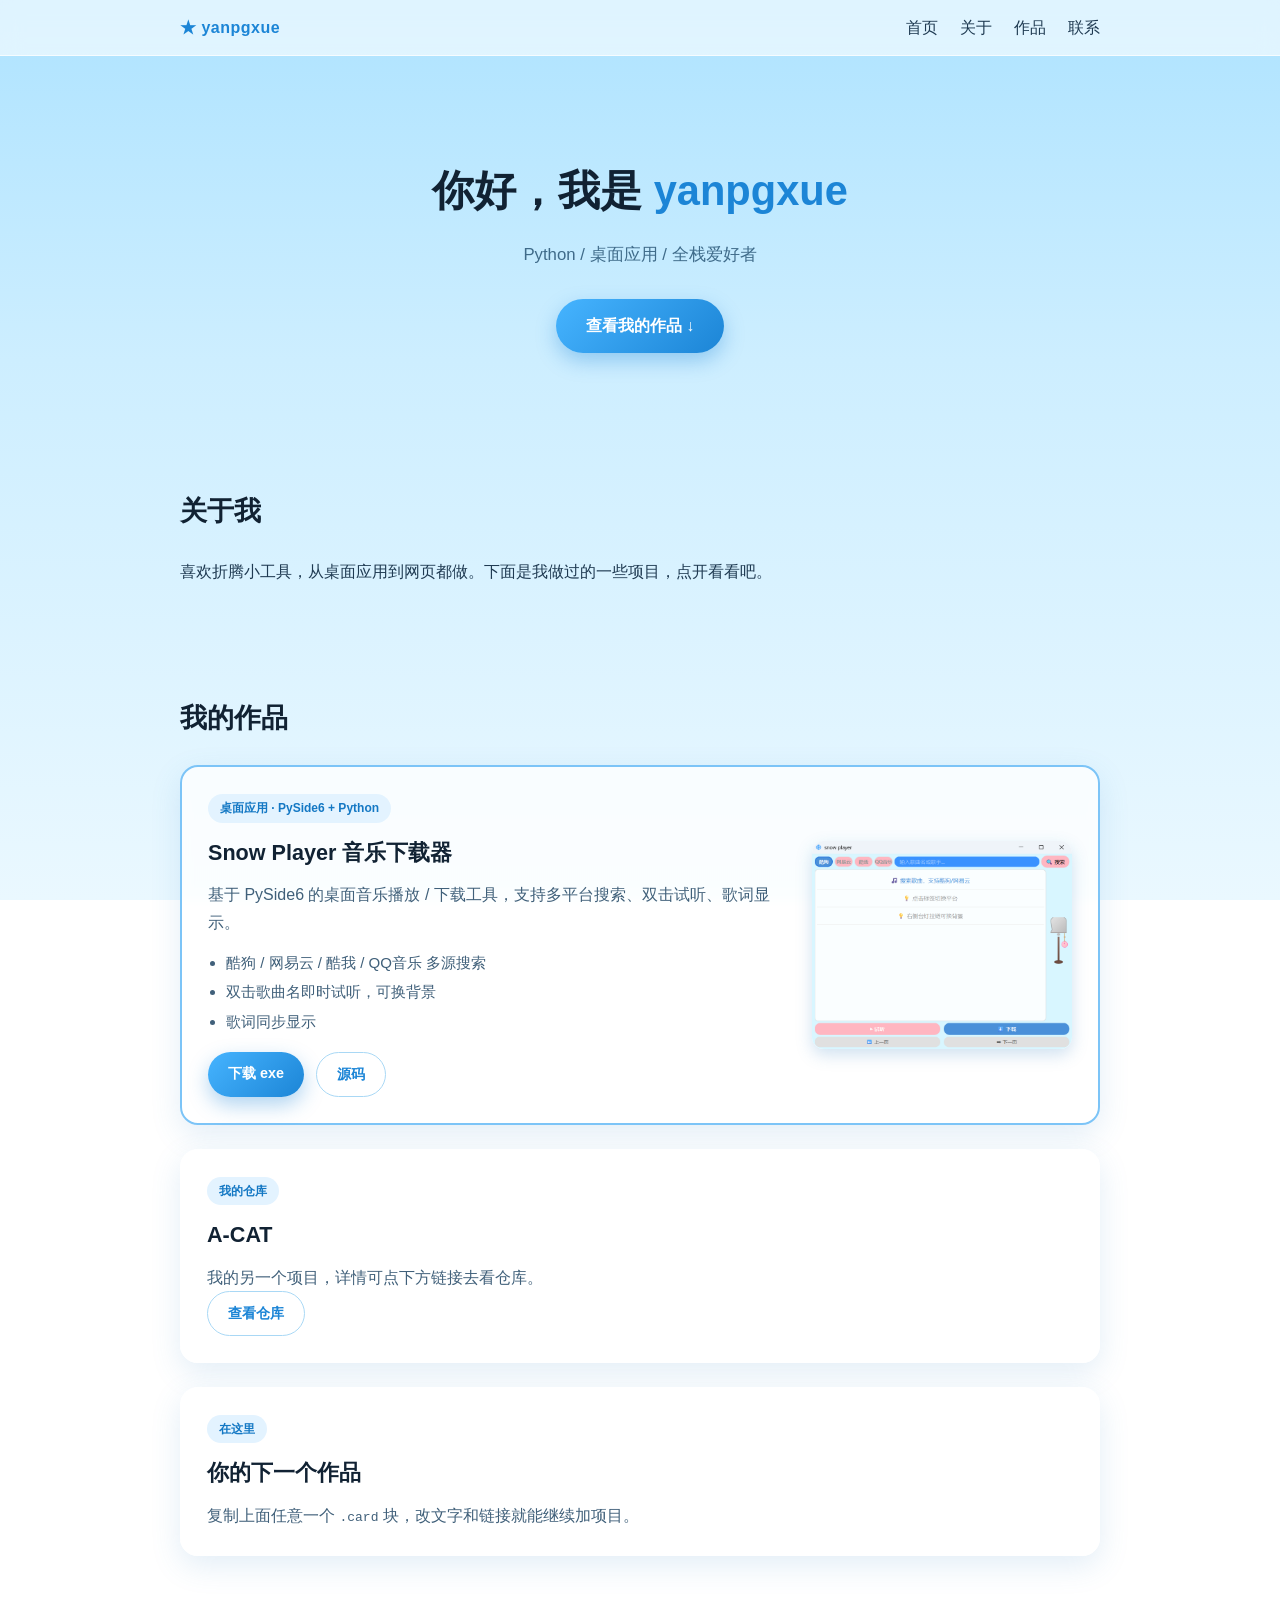
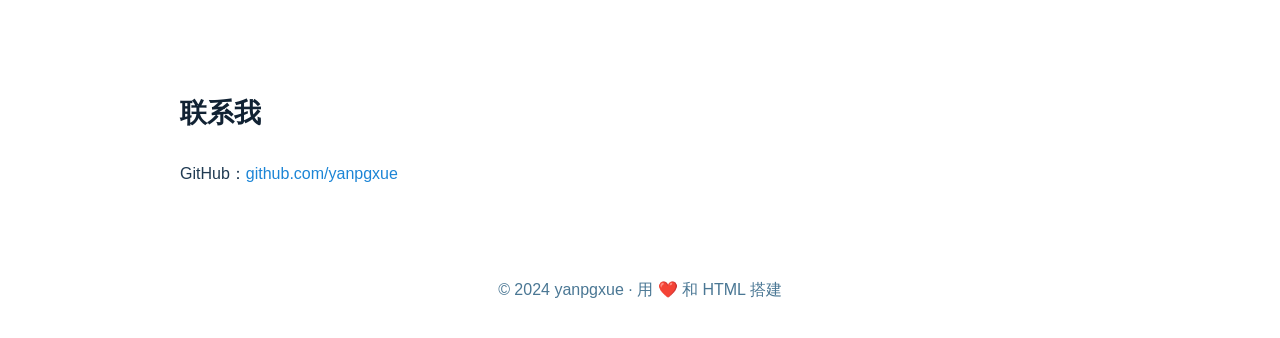
<file: index (1).html>
<!DOCTYPE html>
<html lang="zh-CN">
<head>
  <meta charset="UTF-8">
  <meta name="viewport" content="width=device-width, initial-scale=1.0">
  <title>yanpgxue 的作品集</title>
  <link rel="stylesheet" href="style.css">
</head>
<body>
  <nav>
    <div class="nav-inner">
      <span class="logo">★ yanpgxue</span>
      <ul>
        <li><a href="#home">首页</a></li>
        <li><a href="#about">关于</a></li>
        <li><a href="#projects">作品</a></li>
        <li><a href="#contact">联系</a></li>
      </ul>
    </div>
  </nav>

  <header id="home" class="hero">
    <h1>你好，我是 <span class="accent">yanpgxue</span></h1>
    <p class="sub">Python / 桌面应用 / 全栈爱好者</p>
    <a class="btn" href="#projects">查看我的作品 ↓</a>
  </header>

  <section id="about" class="section">
    <h2>关于我</h2>
    <p>喜欢折腾小工具，从桌面应用到网页都做。下面是我做过的一些项目，点开看看吧。</p>
  </section>

  <section id="projects" class="section">
    <h2>我的作品</h2>

    <div class="card featured">
      <div class="card-text">
        <span class="tag">桌面应用 · PySide6 + Python</span>
        <h3>Snow Player 音乐下载器</h3>
        <p>基于 PySide6 的桌面音乐播放 / 下载工具，支持多平台搜索、双击试听、歌词显示。</p>
        <ul class="feats">
          <li>酷狗 / 网易云 / 酷我 / QQ音乐 多源搜索</li>
          <li>双击歌曲名即时试听，可换背景</li>
          <li>歌词同步显示</li>
        </ul>
        <div class="links">
          <a class="btn small" href="#">下载 exe</a>
          <a class="btn small ghost" href="https://github.com/yanpgxue">源码</a>
        </div>
      </div>
      <div class="card-img">
        <img src="assets/snow.png" alt="Snow Player 界面">
      </div>
    </div>

    <div class="card">
      <div class="card-text">
        <span class="tag">我的仓库</span>
        <h3>A-CAT</h3>
        <p>我的另一个项目，详情可点下方链接去看仓库。</p>
        <div class="links">
          <a class="btn small ghost" href="https://github.com/yanpgxue/a-cat">查看仓库</a>
        </div>
      </div>
    </div>

    <div class="card">
      <div class="card-text">
        <span class="tag">在这里</span>
        <h3>你的下一个作品</h3>
        <p>复制上面任意一个 <code>.card</code> 块，改文字和链接就能继续加项目。</p>
      </div>
    </div>
  </section>

  <section id="contact" class="section">
    <h2>联系我</h2>
    <p>GitHub：<a class="accent" href="https://github.com/yanpgxue">github.com/yanpgxue</a></p>
  </section>

  <footer>
    <p>© 2024 yanpgxue · 用 ❤️ 和 HTML 搭建</p>
  </footer>
</body>
</html>
</file>
<file: style.css>
* { margin: 0; padding: 0; box-sizing: border-box; }
body {
  font-family: -apple-system, "PingFang SC", "Microsoft YaHei", sans-serif;
  /* 蓝天渐变背景 */
  background: linear-gradient(180deg, #aee3ff 0%, #cdeeff 40%, #eaf8ff 100%);
  background-attachment: fixed;
  color: #1f3a52;
  line-height: 1.7;
  min-height: 100vh;
  position: relative;
  overflow-x: hidden;
}

/* 飘动的云朵 */
.cloud {
  position: fixed;
  background: #fff;
  border-radius: 100px;
  opacity: .85;
  filter: blur(.5px);
  z-index: 0;
  pointer-events: none;
}
.cloud::before, .cloud::after {
  content: "";
  position: absolute;
  background: #fff;
  border-radius: 50%;
}
.cloud.c1 { width: 160px; height: 46px; top: 12%; left: -200px; animation: drift 38s linear infinite; }
.cloud.c2 { width: 110px; height: 34px; top: 30%; left: -200px; animation: drift 52s linear infinite; animation-delay: -10s; opacity:.7;}
.cloud.c3 { width: 200px; height: 56px; top: 55%; left: -260px; animation: drift 64s linear infinite; animation-delay: -25s; }
.cloud.c4 { width: 130px; height: 40px; top: 75%; left: -200px; animation: drift 46s linear infinite; animation-delay: -15s; opacity:.75;}
.cloud::before { width: 70%; height: 150%; top: -60%; left: 12%; }
.cloud::after  { width: 50%; height: 130%; top: -45%; right: 14%; }
@keyframes drift {
  from { transform: translateX(0); }
  to   { transform: translateX(110vw); }
}

a { color: inherit; text-decoration: none; }

/* 导航 */
nav {
  position: sticky; top: 0; z-index: 10;
  background: rgba(255,255,255,.6);
  backdrop-filter: blur(10px);
  border-bottom: 1px solid rgba(255,255,255,.7);
}
.nav-inner {
  max-width: 960px; margin: 0 auto;
  display: flex; align-items: center; justify-content: space-between;
  padding: 14px 20px;
}
.logo { font-weight: 800; color: #1c85d6; letter-spacing: .5px; }
nav ul { display: flex; gap: 22px; list-style: none; }
nav a:hover { color: #1c85d6; }

/* 首屏 */
.hero {
  max-width: 960px; margin: 0 auto;
  padding: 100px 20px 80px; text-align: center;
  position: relative; z-index: 1;
}
.hero h1 { font-size: 2.6rem; color: #123; }
.accent { color: #1c85d6; }
.sub { color: #3f6b8a; margin: 14px 0 30px; font-size: 1.05rem; }

.btn {
  display: inline-block; padding: 13px 30px;
  background: linear-gradient(135deg, #46b4ff, #1c85d6);
  color: #fff; font-weight: 700;
  border-radius: 30px; transition: .2s;
  box-shadow: 0 8px 20px rgba(28,133,214,.35);
}
.btn:hover { transform: translateY(-2px); box-shadow: 0 12px 26px rgba(28,133,214,.45); }
.btn.small { padding: 9px 20px; font-size: .9rem; }
.btn.ghost { background: #fff; color: #1c85d6; border: 1px solid #a9d8f5; box-shadow: none; }
.btn.ghost:hover { background: #eaf6ff; }

/* 区块 */
.section { max-width: 960px; margin: 0 auto; padding: 55px 20px; position: relative; z-index: 1; }
.section h2 { font-size: 1.7rem; margin-bottom: 24px; color: #123; }

/* 卡片（白色毛玻璃） */
.card {
  display: flex; gap: 26px; align-items: center;
  background: rgba(255,255,255,.78);
  backdrop-filter: blur(6px);
  border: 1px solid rgba(255,255,255,.9);
  border-radius: 18px; padding: 26px; margin-bottom: 24px;
  box-shadow: 0 10px 30px rgba(70,140,200,.15);
}
.card.featured { border: 2px solid #7cc4f7; }
.card-text { flex: 1; }
.tag {
  display: inline-block; font-size: .75rem; color: #1478c4;
  background: #e3f3ff; padding: 4px 12px;
  border-radius: 20px; margin-bottom: 12px; font-weight: 600;
}
.card h3 { font-size: 1.35rem; margin-bottom: 10px; color: #123; }
.card p { color: #40607a; }
.feats { margin: 14px 0 18px 18px; color: #40607a; font-size: .94rem; }
.feats li { margin: 4px 0; }
.links { display: flex; gap: 12px; }
.card-img { flex: 0 0 260px; }
.card-img img { width: 100%; border-radius: 12px; box-shadow: 0 6px 16px rgba(70,140,200,.25); display:block; }

/* 页脚 */
footer { text-align: center; padding: 34px; color: #4a7794; position: relative; z-index: 1; }

@media (max-width: 680px) {
  .card { flex-direction: column; }
  .card-img { flex: none; width: 100%; }
  .hero h1 { font-size: 1.9rem; }
  nav ul { gap: 14px; font-size: .9rem; }
}
.dl-note { margin-top: 10px; font-size: .82rem; color: #d97706; }
.qr { margin-top: 14px; display: flex; flex-direction: column; align-items: flex-start; gap: 6px; }
.qr img { width: 130px; height: 130px; border-radius: 10px; background: #fff; padding: 6px; box-shadow: 0 4px 14px rgba(70,140,200,.2); }
.qr span { font-size: .8rem; color: #40607a; }
</file>
